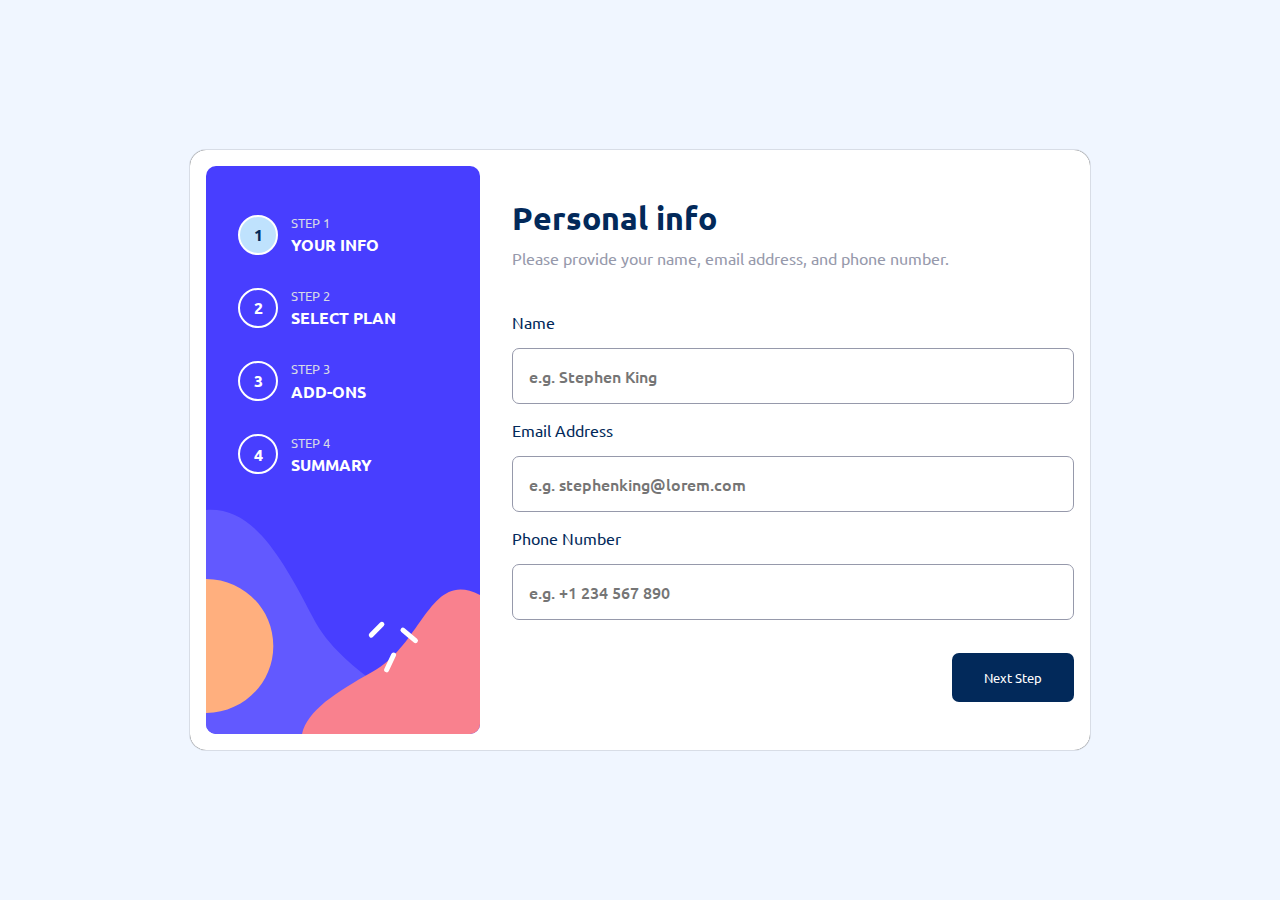
<file: index.html>
<!DOCTYPE html>
<html lang="en">
  <head>
    <meta charset="UTF-8" />
    <meta name="viewport" content="width=device-width, initial-scale=1.0" />
    <link
      rel="icon"
      type="image/png"
      sizes="32x32"
      href="./images/favicon-32x32.png"
    />
    <link rel="preconnect" href="https://fonts.googleapis.com" />
    <link rel="preconnect" href="https://fonts.gstatic.com" crossorigin />
    <link
      href="https://fonts.googleapis.com/css2?family=Ubuntu:wght@400;500;700&display=swap"
      rel="stylesheet"
    />
    <title>Frontend Mentor | Multi-step form</title>
    <link rel="stylesheet" href="style.css" />
    <script src="./app.js" defer></script>
  </head>
  <body>
    <div class="form">
      <div class="form-container">
        <!-- Sidebar start -->
        <div class="form-sidebar">
          <div class="step active">
            <div class="circle">1</div>
            <div class="step-content">
              <span>Step 1</span>
              <b>Your info</b>
            </div>
          </div>
          <div class="step">
            <div class="circle">2</div>
            <div class="step-content">
              <span>Step 2</span>
              <b>Select plan</b>
            </div>
          </div>
          <div class="step">
            <div class="circle">3</div>
            <div class="step-content">
              <span>Step 3</span>
              <b>Add-ons</b>
            </div>
          </div>
          <div class="step">
            <div class="circle">4</div>
            <div class="step-content">
              <span>Step 4</span>
              <b>Summary</b>
            </div>
          </div>
        </div>
        <!-- Sidebar end -->
        <!-- * Step 1 start -->
        <div class="stp step-1">
          <div class="header">
            <h1 class="title">Personal info</h1>
            <p class="exp">
              Please provide your name, email address, and phone number.
            </p>
          </div>
          <form>
            <div class="label">
              <label for="name">Name</label>
              <p class="error">This Field Is Required</p>
            </div>
            <input
              required
              type="text"
              id="name"
              placeholder="e.g. Stephen King"
            />
            <div class="label">
              <label for="email">Email Address</label>
              <p class="error">This Field Is Required</p>
            </div>
            <input
              required
              type="text"
              id="email"
              placeholder="e.g. stephenking@lorem.com"
            />
            <div class="label">
              <label for="phone">Phone Number</label>
              <p class="error">This Field Is Required</p>
            </div>
            <input
              required
              type="tel"
              id="phone"
              placeholder="e.g. +1 234 567 890"
            />
          </form>
          <div class="btns">
            <button class="next-stp" type="submit">Next Step</button>
          </div>
        </div>
        <!-- Step 1 end -->
        <!-- * Step 2 start -->
        <div class="stp step-2">
          <div class="header">
            <h1 class="title">Select your plan</h1>
            <p class="exp">You have the option of monthly or yearly billing.</p>
          </div>
          <form>
            <div class="plan-card selected">
              <img src="./assets/images/icon-arcade.svg" alt="arcade" />
              <div class="plan-info chosen">
                <b>Arcade</b>
                <span class="plan-priced">$9/mo</span>
              </div>
            </div>
            <div class="plan-card">
              <img src="./assets/images/icon-advanced.svg" alt="arcade" />
              <div class="plan-info">
                <b>Advanced</b>
                <span class="plan-priced">$12/mo</span>
              </div>
            </div>
            <div class="plan-card">
              <img src="./assets/images/icon-pro.svg" alt="arcade" />
              <div class="plan-info">
                <b>Pro</b>
                <span class="plan-priced">$15/mo</span>
              </div>
            </div>
          </form>
          <div class="switcher">
            <p class="monthly sw-active">Monthly</p>
            <label class="switch">
              <input type="checkbox" />
              <span class="slider round"></span>
            </label>
            <p class="yearly">Yearly</p>
          </div>
          <div class="btns">
            <button class="prev-stp" type="button">Go Back</button>
            <button class="next-stp" type="submit">Next Step</button>
          </div>
        </div>
        <!-- Step 2 end -->
        <!-- * Step 3 start -->
        <div class="stp step-3">
          <div class="header">
            <h1 class="title">Pick add-ons</h1>
            <p class="exp">Add-ons help enhance your gaming experience.</p>
          </div>
          <form>
            <div class="box" data-id="1">
              <input type="checkbox" id="online" />
              <div class="description">
                <label for="online">Online service</label>
                <small>Access to multiplayer games</small>
              </div>
              <p class="price">+$1/mo</p>
            </div>
            <div class="box" data-id="2">
              <input type="checkbox" id="larger" />
              <div class="description">
                <label for="larger">Larger storage</label>
                <small>Extra 1TB of cloud save</small>
              </div>
              <p class="price">+$2/mo</p>
            </div>
            <div class="box" data-id="3">
              <input type="checkbox" id="profile" />
              <div class="description">
                <label for="profile">Customizable Profile</label>
                <small>Custom theme on your profile</small>
              </div>
              <p class="price">+$2/mo</p>
            </div>
          </form>
          <div class="btns">
            <button class="prev-stp" type="button">Go Back</button>
            <button class="next-stp" type="submit">Next Step</button>
          </div>
        </div>
        <!-- Step 3 end -->
        <!-- * Step 4 start -->
        <div class="stp step-4">
          <div class="header">
            <h1 class="title">Finishing up</h1>
            <p class="exp">
              Double-check everything looks OK before confirming.
            </p>
          </div>
          <div class="selection-box">
            <div class="selection-container">
              <div class="selected-plan">
                <p class="plan-name">Arcade(Monthly)</p>
                <p class="plan-price">$9/mo</p>
              </div>
              <hr />
              <div class="addons">
                <template>
                  <div class="selected-addon">
                    <span class="service-name">Online serivice</span>
                    <span class="servic-price">+$1/mo</span>
                  </div>
                </template>
              </div>
            </div>
            <p class="total">Total (per month) <b>+$12/mo</b></p>
          </div>
          <div class="btns">
            <button class="prev-stp" type="button">Go Back</button>
            <button class="next-stp" type="submit">Next Step</button>
          </div>
        </div>
        <!-- Step 4 end -->
        <!-- Step 5 start -->
        <div class="stp step-5">
          <img src="./assets/images/icon-thank-you.svg" alt="" />
          <div class="header">
            <h1 class="title">Thank you!</h1>
            <p class="exp">
              Thanks for confirming your subscription! We hope you have fun
              using our platform. If you ever need support, please feel free to
              email us at support@loremgaming.com.
            </p>
          </div>
          <button class="next-stp"></button>
        </div>
        <!-- Step 5 end -->
      </div>
    </div>
  </body>
</html>
</file>
<file: style.css>
:root {
  --Marine-blue: hsl(213, 96%, 18%);
  --Purplish-blue: hsl(243, 100%, 62%);
  --Pastel-blue: hsl(228, 100%, 84%);
  --Light-blue: hsl(206, 94%, 87%);
  --Strawberry-red: hsl(354, 84%, 57%);

  --Cool-gray: hsl(231, 11%, 63%);
  --Light-gray: hsl(229, 24%, 87%);
  --Magnolia: hsl(217, 100%, 97%);
  --Alabaster: hsl(231, 100%, 99%);
  --White: hsl(0, 0%, 100%);
}
* {
  box-sizing: border-box;
  font-family: "Ubuntu", sans-serif;
  padding: 0;
  margin: 0;
}
.hidden {
  display: none;
}
img {
  max-width: 100%;
}
body {
  background-color: var(--Magnolia);
  display: flex;
  align-items: center;
  justify-content: center;
  min-height: 100vh;
}
.form {
  width: 900px;
  background-color: var(--White);
  border-radius: 1rem;
  box-shadow: 0px 0px 1px black;
}
.form-container {
  display: flex;
  padding: 1rem;
}
.form-sidebar {
  background-image: url("./assets/images/bg-sidebar-desktop.svg");
  background-repeat: no-repeat;
  width: 400px;
  height: 568px;
  padding: 3rem 2rem;
  display: flex;
  flex-direction: column;
  gap: 2rem;
}
.circle {
  width: 40px;
  height: 40px;
  border: 2px solid var(--White);
  border-radius: 50%;
  display: flex;
  align-items: center;
  justify-content: center;
  color: var(--White);
  font-weight: 700;
}
.active .circle {
  background-color: var(--Light-blue) !important;
  color: var(--Marine-blue) !important;
}
.err {
  border: 2px solid var(--Strawberry-red) !important;
}
.step {
  display: flex;
  align-items: center;
  gap: 0.8rem;
}
.step-content {
  display: flex;
  flex-direction: column;
  gap: 0.2rem;
}
.step-content span {
  text-transform: uppercase;
  color: var(--Light-gray);
  font-size: 13px;
}
.step-content b {
  text-transform: uppercase;
  color: var(--White);
}
.stp {
  display: flex;
  flex-direction: column;
  justify-content: center;
}
.stp .header {
  margin-bottom: auto;
  padding-top: 2rem;
  line-height: 2.5rem;
}
.header .title {
  color: var(--Marine-blue);
}
.header .exp {
  color: var(--Cool-gray);
}
.next-stp {
  margin-top: auto;
  margin-bottom: 2rem;
  margin-left: auto;
  border: none;
  padding: 1rem 2rem;
  border-radius: 7px;
  background-color: var(--Marine-blue);
  color: white;
  cursor: pointer;
}
/* STEP 1 */
.step-1 {
  display: flex;
  width: 90%;
}
.step-1 form {
  display: flex;
  flex-direction: column;
  flex: 1;
  justify-content: center;
  gap: 1rem;
}
.label {
  color: var(--Marine-blue);
  display: flex;
  align-items: center;
  justify-content: space-between;
}
.step-1 form input {
  padding: 1rem;
  border: 1px solid var(--Cool-gray);
  border-radius: 7px;
  font-weight: 500;
  font-size: 1rem;
}
.step-1 form input:focus {
  outline-color: var(--Purplish-blue);
}
form input::placeholder {
  font-weight: 500;
  font-size: 1rem;
  font-family: inherit;
}
form .error {
  display: none;
  color: var(--Strawberry-red);
  font-size: 0.9rem;
  font-weight: 700;
}
/* STEP 2 */
.step-2 {
  display: none;
  width: 90%;
}
.step-2 form {
  display: flex;
  flex: 1;
  align-items: center;
  gap: 2rem;
}
.plan-card {
  border: 2px solid var(--Light-gray);
  border-radius: 7px;
  width: 150px;
  height: 170px;
  cursor: pointer;
  padding: 1rem;
  display: flex;
  flex-direction: column;
  align-items: flex-start;
  justify-content: space-between;
}
.plan-info {
  display: flex;
  flex-direction: column;
  gap: 0.3rem;
}
.plan-info b {
  color: var(--Marine-blue);
}
.plan-info span {
  color: var(--Cool-gray);
}
.monthly,
.yearly {
  color: var(--Cool-gray);
  font-weight: 500;
}
.sw-active {
  color: var(--Marine-blue);
}
.btns {
  display: flex;
  align-items: center;
  justify-content: space-between;
}
.prev-stp {
  margin-top: auto;
  margin-bottom: 2rem;
  border: none;
  font-weight: 700;
  background-color: transparent;
  padding: 1rem 2rem;
  border-radius: 7px;
  color: var(--Cool-gray);
  cursor: pointer;
}
/* STEP 3 */
.step-3 {
  display: none;
  width: 80%;
}
.step-3 form {
  display: flex;
  flex-direction: column;
  flex: 1;
  justify-content: center;
  gap: 1.5rem;
}
.box {
  border: 1px solid var(--Cool-gray);
  border-radius: 10px;
  padding: 1rem;
  display: flex;
  align-items: center;
  cursor: pointer;
}
.description {
  display: flex;
  flex-direction: column;
  gap: 0.3rem;
  margin-left: 12px;
}
.price {
  margin-left: auto;
}
.ad-selected {
  border: 1px solid var(--Purplish-blue);
  background-color: var(--Magnolia);
}
.step-3 form input {
  accent-color: var(--Purplish-blue);
  transform: scale(1.3);
  user-select: none;
}
.description label {
  color: var(--Marine-blue);
  font-weight: 700;
  user-select: none;
}
.description small {
  color: var(--Cool-gray);
  font-weight: 700;
}
.price {
  color: var(--Purplish-blue);
}
/* STEP 4 */
.step-4 {
  display: none;
  width: 80%;
}
.selection-box {
  display: flex;
  flex-direction: column;
  justify-content: center;
  flex: 1;
}
.selection-container {
  background-color: var(--Magnolia);
  padding: 1.5rem;
}
.selected {
  border: 2px solid var(--Purplish-blue);
  background-color: var(--Magnolia);
}
.selected-plan {
  display: flex;
  justify-content: space-between;
  padding: 1rem 0;
  color: var(--Marine-blue);
  font-weight: 700;
}
.selected-addon {
  display: flex;
  justify-content: space-between;
  padding: 1rem 0;
  color: var(--Cool-gray);
  font-weight: 500;
  font-size: 0.9rem;
}
.selected-addon .servic-price {
  color: var(--Marine-blue);
}
.total {
  padding: 1.5rem;
  display: flex;
  align-items: center;
  justify-content: space-between;
  color: var(--Cool-gray);
}
.total b {
  color: var(--Purplish-blue);
  font-size: 1.2rem;
}
/* step 5 */
.step-5 {
  display: none;
  align-items: center;
  width: 90%;
  text-align: center;
  justify-content: center;
  margin: auto;
}
.step-5 button {
  display: none;
}
/* SWITCH classes */
.switcher {
  background-color: var(--Magnolia);
  display: flex;
  align-items: center;
  gap: 0.5rem;
  padding: 0.5rem;
  margin-bottom: 5rem;
  justify-content: center;
}
.switch {
  position: relative;
  display: inline-block;
  width: 50px;
  height: 24px;
}

/* Hide default HTML checkbox */
.switch input {
  opacity: 0;
  width: 0;
  height: 0;
}

/* The slider */
.slider {
  position: absolute;
  cursor: pointer;
  top: 0;
  left: 0;
  right: 0;
  bottom: 0;
  background-color: var(--Marine-blue);
  -webkit-transition: 0.4s;
  transition: 0.4s;
}

.slider:before {
  position: absolute;
  content: "";
  height: 16px;
  width: 16px;
  left: 4px;
  bottom: 4px;
  background-color: white;
  -webkit-transition: 0.4s;
  transition: 0.4s;
}

input:checked + .slider:before {
  -webkit-transform: translateX(26px);
  -ms-transform: translateX(26px);
  transform: translateX(26px);
}

/* Rounded sliders */
.slider.round {
  border-radius: 34px;
}

.slider.round:before {
  border-radius: 50%;
}
@media screen and (max-width: 800px) {
  body {
    position: relative;
  }
  .form-sidebar {
    position: fixed;
    top: 0;
    left: 0;
    right: 0;
    background-image: url("./assets/images/bg-sidebar-mobile.svg");
    flex-direction: row;
    height: 300px;
    background-size: cover;
    width: 100%;
    align-items: flex-start;
    justify-content: center;
    z-index: -1;
  }
  .step-content {
    display: none;
  }
  .form {
    position: absolute;
    top: 15%;
    max-width: 375px;
    background-color: white;
  }
  .form-container {
    padding: 2rem;
  }
  .btns {
    position: fixed;
    bottom: 0;
    background-color: white;
    right: 0;
    left: 0;
    height: 100px;
    padding-inline: 1rem;
  }
  .step-1 .btns button {
    margin: auto 0 auto auto;
  }
  .step-2 form {
    flex-direction: column;
    gap: 0.5rem;
  }
  .plan-card {
    width: 100%;
    height: 100px;
    flex-direction: row;
    justify-content: flex-start;
    gap: 1rem;
    align-items: center;
  }
  .stp {
    gap: 1rem;
    width: 100%;
  }
  .stp .header {
    padding-top: 0;
    display: flex;
    flex-direction: column;
    gap: 1rem;
    line-height: 1.5rem;
  }
  .switcher {
    margin: 2rem 0;
  }
}
</file>
